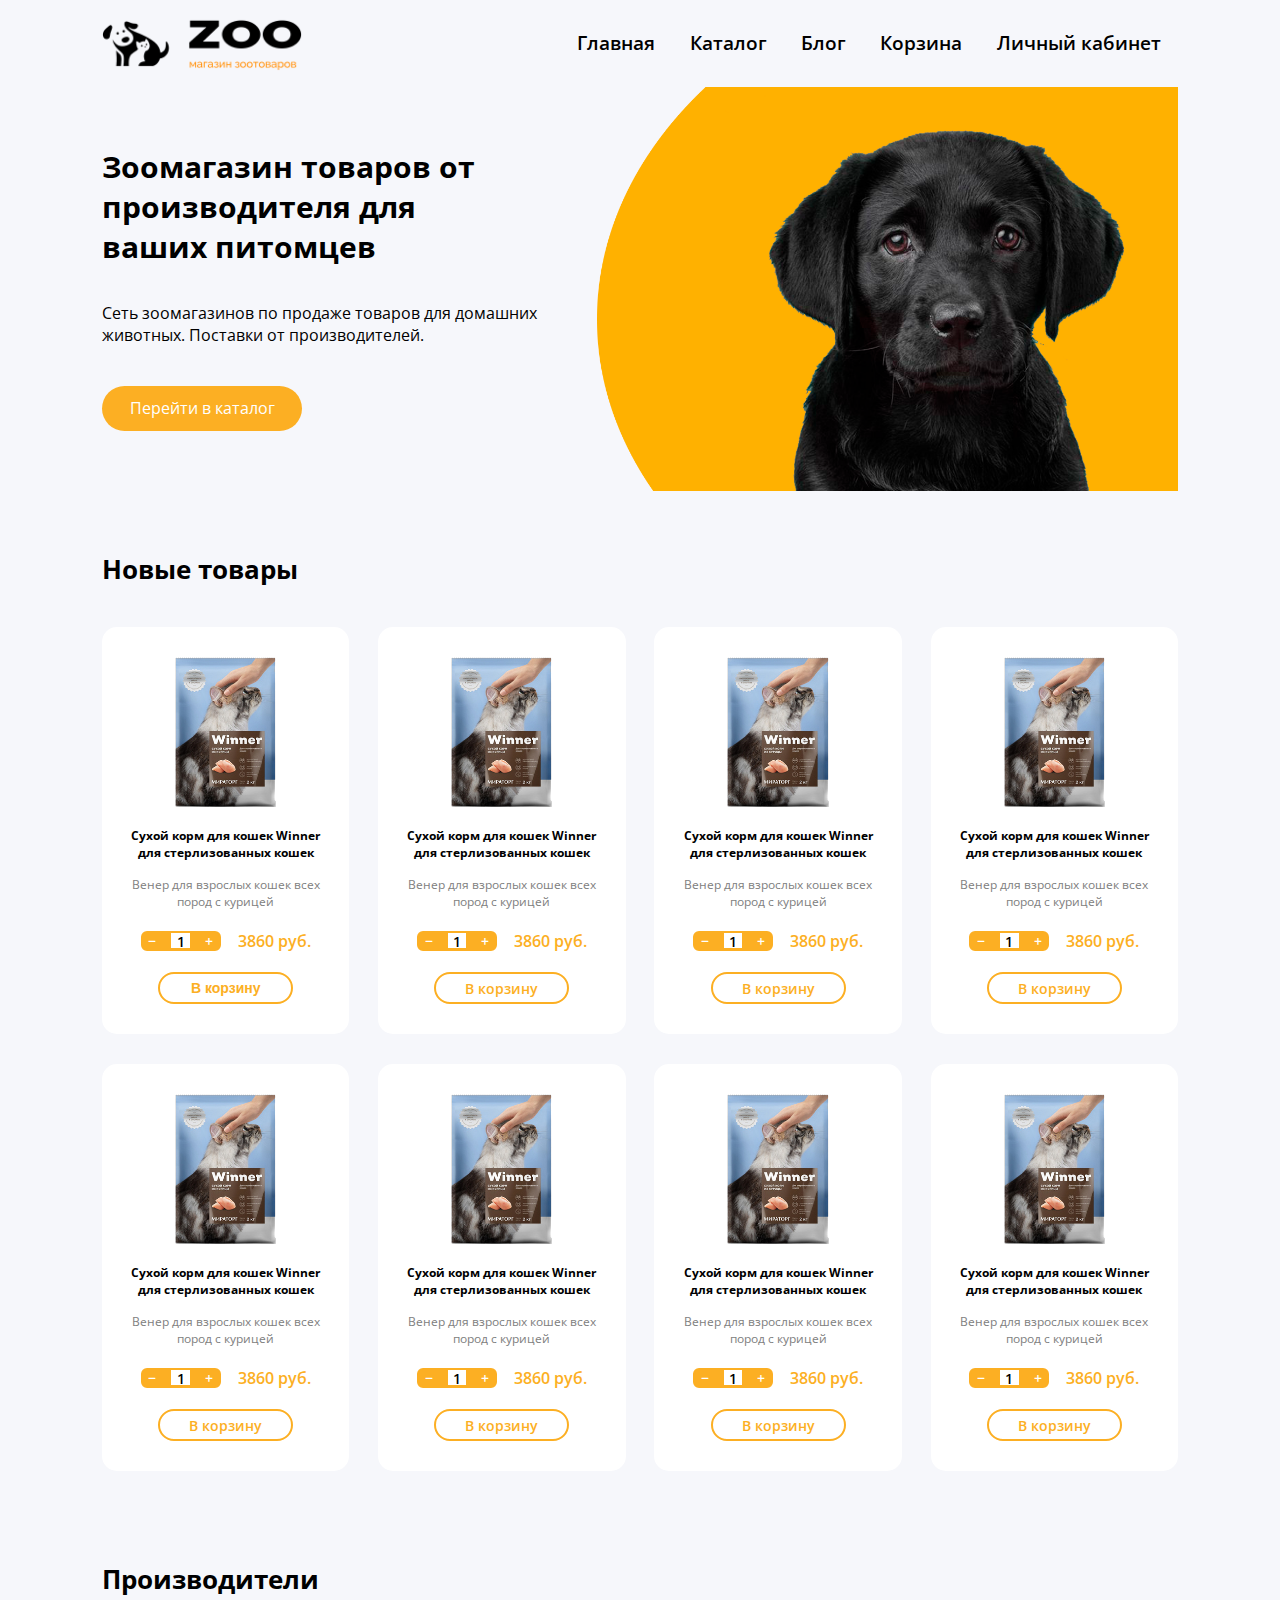
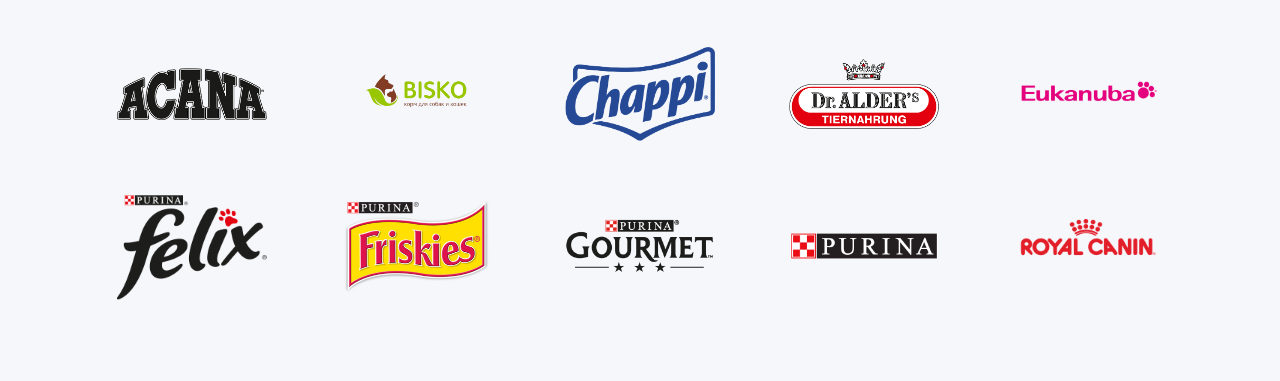
<file: index.html>
<!DOCTYPE html>
<html lang="en">

<head>
    <meta charset="UTF-8">
    <meta name="viewport" content="width=device-width, initial-scale=1.0">
    <link rel="stylesheet" href="css/bootstrap-grid.min.css">
    <link rel="stylesheet" href="css/fonts.css">
    <link rel="stylesheet" href="css/style.css">
    <title>Зоомагазин - Zoo</title>
</head>

<body>
    <header class="header">
        <div class="container">
            <div class="row">
                <a href="index.html" class="col-3">
                    <img src="img/logo.png" alt="logo" class="logo">
                </a>
                <nav class="offset-2 col-7">
                    <ul class="header__menu">
                        <li class="header__menu-item"><a href="index.html">Главная</a></li>
                        <li class="header__menu-item"><a href="catalog.html">Каталог</a></li>
                        <li class="header__menu-item"><a href="blog.html">Блог</a></li>
                        <li class="header__menu-item"><a href="cart.html">Корзина</a></li>
                        <li class="header__menu-item"><a href="personal.html">Личный кабинет</a></li>
                    </ul>
                </nav>
            </div>
        </div>
    </header>

    <div class="container">
        <div class="main">
            <h1 class="main__title">Зоомагазин товаров от производителя для ваших питомцев</h1>
            <div class="main__descr">Сеть зоомагазинов по продаже товаров для домашних животных. Поставки от производителей.
            </div>
            <a href="catalog.html" class="main__catalog">Перейти в каталог</a>
        </div>
    </div>

    <div class="newProduct">
        <div class="container">
            <h2 class="title">Новые товары</h2>
            <div class="produtcWrap wrapper">
                <a href="product.html" class="produtcWrap__item">
                    <img src="img/product/1.png" alt="product" class="produtcWrap__item-img">
                    <div class="produtcWrap__item-title">Сухой корм для кошек Winner для стерлизованных кошек</div>
                    <div class="produtcWrap__item-descr">Венер для взрослых кошек всех пород с курицей</div>
                    <div class="wrapper">
                        <div class="produtcWrap__item-count">
                            <div class="btn">&#8722;</div>
                            <div class="value">1</div>
                            <div class="btn">&plus;</div>
                        </div>
                        <div class="produtcWrap__item-price">
                            3860 руб.
                        </div>
                    </div>
                    <button class="produtcWrap__item-catalog">В корзину</button>
                </a>
                <div class="produtcWrap__item">
                    <img src="img/product/1.png" alt="product" class="produtcWrap__item-img">
                    <div class="produtcWrap__item-title">Сухой корм для кошек Winner для стерлизованных кошек</div>
                    <div class="produtcWrap__item-descr">Венер для взрослых кошек всех пород с курицей</div>
                    <div class="wrapper">
                        <div class="produtcWrap__item-count">
                            <div class="btn">&#8722;</div>
                            <div class="value">1</div>
                            <div class="btn">&plus;</div>
                        </div>
                        <div class="produtcWrap__item-price">
                            3860 руб.
                        </div>
                    </div>
                    <a href="product.html" class="produtcWrap__item-catalog">В корзину</a>
                </div>
                <div class="produtcWrap__item">
                    <img src="img/product/1.png" alt="product" class="produtcWrap__item-img">
                    <div class="produtcWrap__item-title">Сухой корм для кошек Winner для стерлизованных кошек</div>
                    <div class="produtcWrap__item-descr">Венер для взрослых кошек всех пород с курицей</div>
                    <div class="wrapper">
                        <div class="produtcWrap__item-count">
                            <div class="btn">&#8722;</div>
                            <div class="value">1</div>
                            <div class="btn">&plus;</div>
                        </div>
                        <div class="produtcWrap__item-price">
                            3860 руб.
                        </div>
                    </div>
                    <a href="product.html" class="produtcWrap__item-catalog">В корзину</a>
                </div>
                <div class="produtcWrap__item">
                    <img src="img/product/1.png" alt="product" class="produtcWrap__item-img">
                    <div class="produtcWrap__item-title">Сухой корм для кошек Winner для стерлизованных кошек</div>
                    <div class="produtcWrap__item-descr">Венер для взрослых кошек всех пород с курицей</div>
                    <div class="wrapper">
                        <div class="produtcWrap__item-count">
                            <div class="btn">&#8722;</div>
                            <div class="value">1</div>
                            <div class="btn">&plus;</div>
                        </div>
                        <div class="produtcWrap__item-price">
                            3860 руб.
                        </div>
                    </div>
                    <a href="" class="produtcWrap__item-catalog">В корзину</a>
                </div>
                <div class="produtcWrap__item">
                    <img src="img/product/1.png" alt="product" class="produtcWrap__item-img">
                    <div class="produtcWrap__item-title">Сухой корм для кошек Winner для стерлизованных кошек</div>
                    <div class="produtcWrap__item-descr">Венер для взрослых кошек всех пород с курицей</div>
                    <div class="wrapper">
                        <div class="produtcWrap__item-count">
                            <div class="btn">&#8722;</div>
                            <div class="value">1</div>
                            <div class="btn">&plus;</div>
                        </div>
                        <div class="produtcWrap__item-price">
                            3860 руб.
                        </div>
                    </div>
                    <a href="" class="produtcWrap__item-catalog">В корзину</a>
                </div>
                <div class="produtcWrap__item">
                    <img src="img/product/1.png" alt="product" class="produtcWrap__item-img">
                    <div class="produtcWrap__item-title">Сухой корм для кошек Winner для стерлизованных кошек</div>
                    <div class="produtcWrap__item-descr">Венер для взрослых кошек всех пород с курицей</div>
                    <div class="wrapper">
                        <div class="produtcWrap__item-count">
                            <div class="btn">&#8722;</div>
                            <div class="value">1</div>
                            <div class="btn">&plus;</div>
                        </div>
                        <div class="produtcWrap__item-price">
                            3860 руб.
                        </div>
                    </div>
                    <a href="" class="produtcWrap__item-catalog">В корзину</a>
                </div>
                <div class="produtcWrap__item">
                    <img src="img/product/1.png" alt="product" class="produtcWrap__item-img">
                    <div class="produtcWrap__item-title">Сухой корм для кошек Winner для стерлизованных кошек</div>
                    <div class="produtcWrap__item-descr">Венер для взрослых кошек всех пород с курицей</div>
                    <div class="wrapper">
                        <div class="produtcWrap__item-count">
                            <div class="btn">&#8722;</div>
                            <div class="value">1</div>
                            <div class="btn">&plus;</div>
                        </div>
                        <div class="produtcWrap__item-price">
                            3860 руб.
                        </div>
                    </div>
                    <a href="" class="produtcWrap__item-catalog">В корзину</a>
                </div>
                <div class="produtcWrap__item">
                    <img src="img/product/1.png" alt="product" class="produtcWrap__item-img">
                    <div class="produtcWrap__item-title">Сухой корм для кошек Winner для стерлизованных кошек</div>
                    <div class="produtcWrap__item-descr">Венер для взрослых кошек всех пород с курицей</div>
                    <div class="wrapper">
                        <div class="produtcWrap__item-count">
                            <div class="btn">&#8722;</div>
                            <div class="value">1</div>
                            <div class="btn">&plus;</div>
                        </div>
                        <div class="produtcWrap__item-price">
                            3860 руб.
                        </div>
                    </div>
                    <a href="" class="produtcWrap__item-catalog">В корзину</a>
                </div>
            </div>
        </div>
    </div>

    <div class="producer">
        <div class="container">
            <h2 class="title">Производители</h2>
            <div class="wrapper">
                <img src="img/producer/acana.png" alt="acana">
                <img src="img/producer/bisko.png" alt="bisko">
                <img src="img/producer/chappi.png" alt="chappi">
                <img src="img/producer/dr_alders.png" alt="dr_alders">
                <img src="img/producer/eukanuba.png" alt="eukanuba">
                <img src="img/producer/felix.png" alt="felix">
                <img src="img/producer/friskies.png" alt="friskies">
                <img src="img/producer/gourmet.png" alt="gourmet">
                <img src="img/producer/purina.png" alt="purina">
                <img src="img/producer/royal_canin.png" alt="royal_canin">
            </div>
        </div>
    </div>

    <script src="js/script.js"></script>
</body>

</html>
</file>
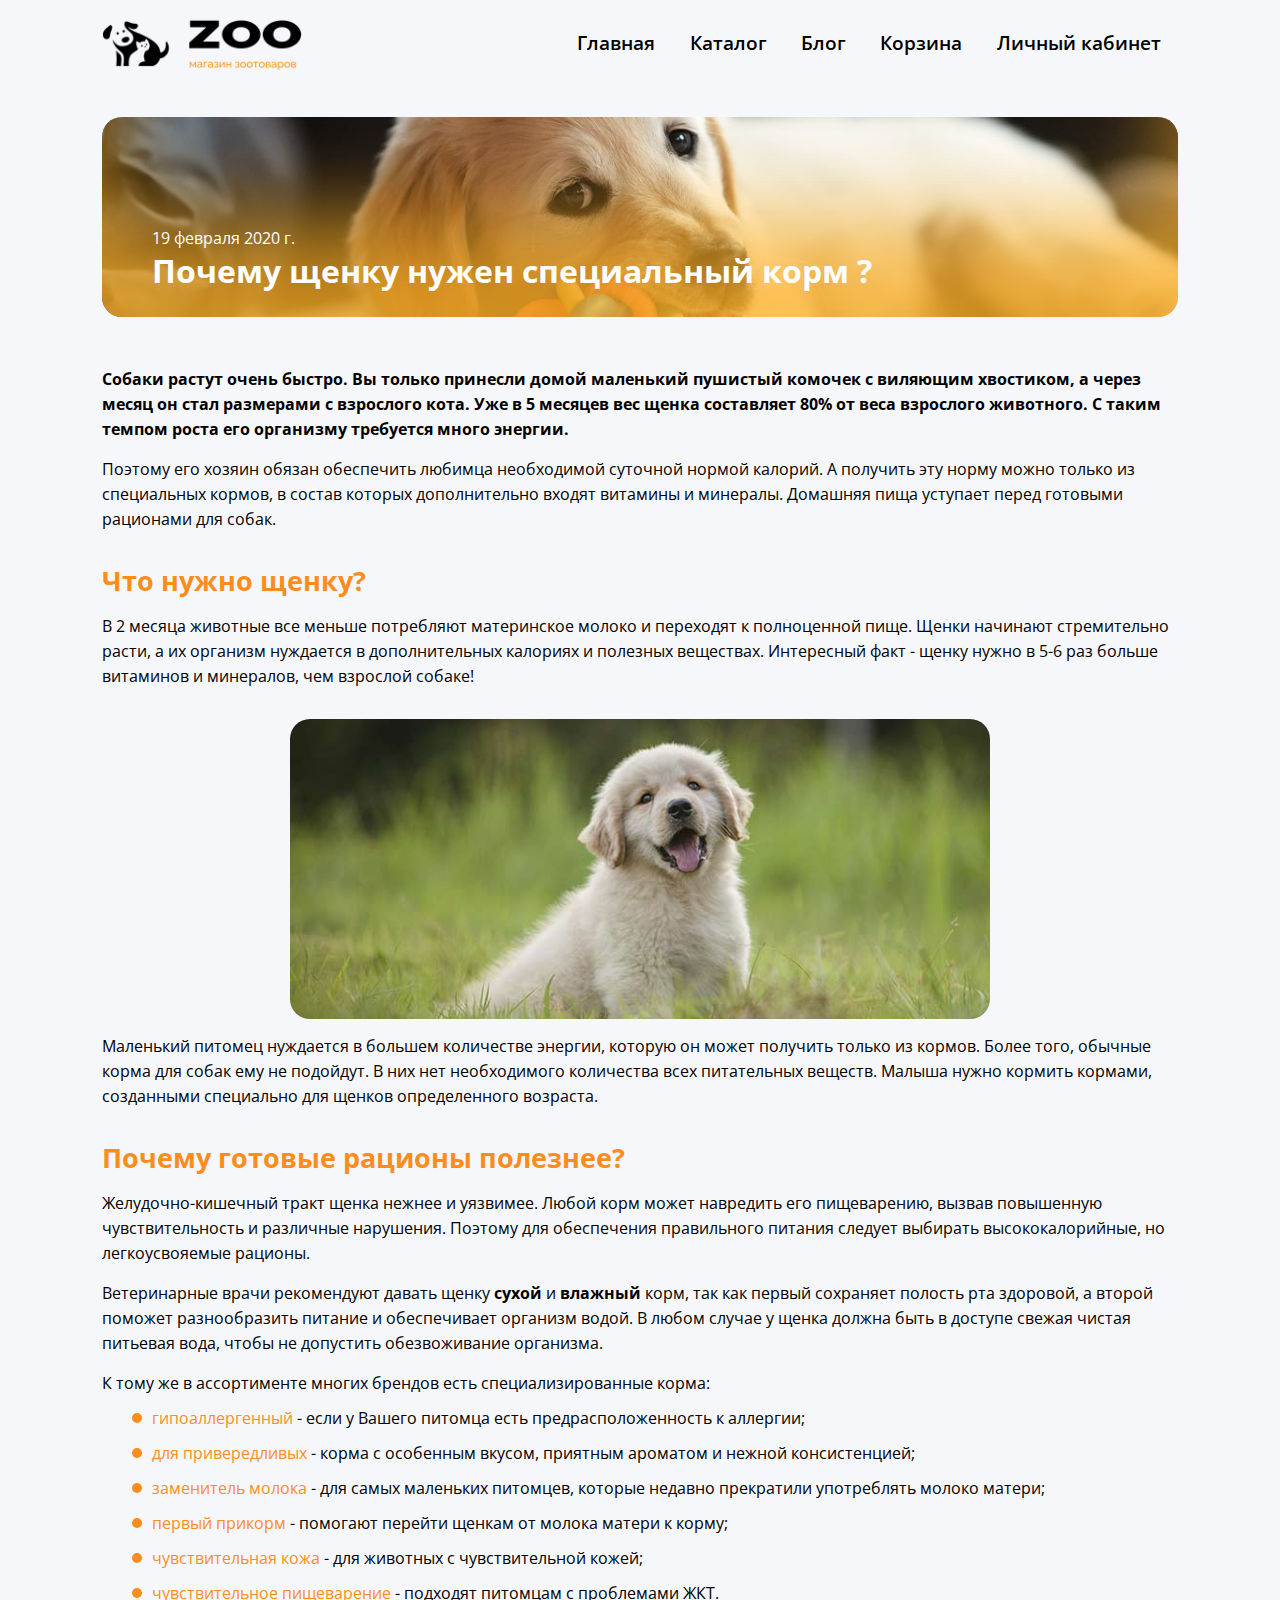
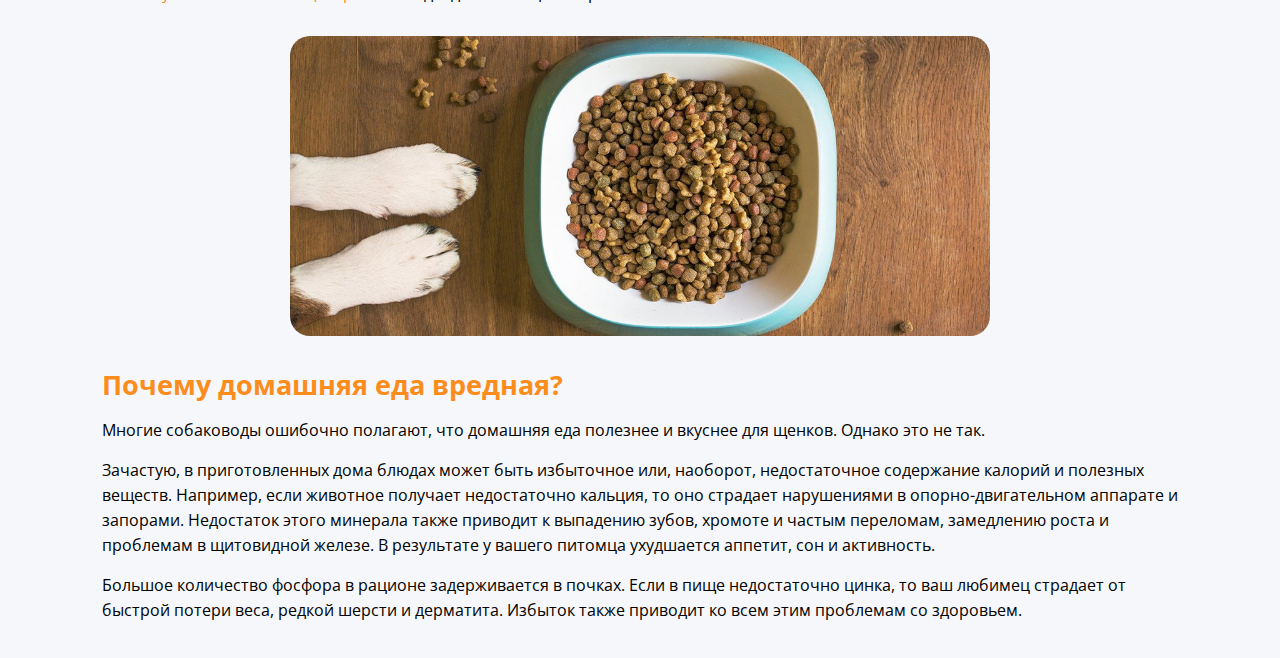
<file: article.html>
<!DOCTYPE html>
<html lang="en">

<head>
    <meta charset="UTF-8">
    <meta name="viewport" content="width=device-width, initial-scale=1.0">
    <link rel="stylesheet" href="css/bootstrap-grid.min.css">
    <link rel="stylesheet" href="css/fonts.css">
    <link rel="stylesheet" href="css/style.css">
    <title>Зоомагазин - Zoo</title>
</head>

<body>
    <header class="header">
        <div class="container">
            <div class="row">
                <a href="index.html" class="col-3">
                    <img src="img/logo.png" alt="logo" class="logo">
                </a>
                <nav class="offset-2 col-7">
                    <ul class="header__menu">
                        <li class="header__menu-item"><a href="index.html">Главная</a></li>
                        <li class="header__menu-item"><a href="catalog.html">Каталог</a></li>
                        <li class="header__menu-item"><a href="blog.html">Блог</a></li>
                        <li class="header__menu-item"><a href="cart.html">Корзина</a></li>
                        <li class="header__menu-item"><a href="personal.html">Личный кабинет</a></li>
                    </ul>
                </nav>
            </div>
        </div>
    </header>


    <div class="container">
        <div class="preview" style="background: url(img/blog/1.jpg) center center / cover no-repeat;">
            <div class="preview__date">19 февраля 2020 г.</div>
            <h1 class="preview__title">Почему щенку нужен специальный корм ?</h1>
        </div>
    </div>

    <div class="article">
        <div class="container">
            <p class="article__text article__strong">Собаки растут очень быстро. Вы только принесли домой маленький
                пушистый комочек с виляющим хвостиком, а через месяц он стал размерами с взрослого кота. Уже в 5 месяцев
                вес щенка составляет 80% от веса взрослого животного. С таким темпом роста его организму требуется много
                энергии.</p>
            <p class="article__text">Поэтому его хозяин обязан обеспечить любимца необходимой суточной нормой калорий. А
                получить эту норму можно только из специальных кормов, в состав которых дополнительно входят витамины и
                минералы. Домашняя пища уступает перед готовыми рационами для собак.</p>
            <h2 class="article__title">
                Что нужно щенку?
            </h2>
            <p class="article__text">
                В 2 месяца животные все меньше потребляют материнское молоко и переходят к полноценной пище. Щенки
                начинают стремительно расти, а их организм нуждается в дополнительных калориях и полезных веществах.
                Интересный факт - щенку нужно в 5-6 раз больше витаминов и минералов, чем взрослой собаке!
            </p>
            <div class="article__img">
                <img src="img/article/article1_photo1.jpg" alt="photo">
            </div>
            <p class="article__text">
                Маленький питомец нуждается в большем количестве энергии, которую он может получить только из кормов.
                Более того, обычные корма для собак ему не подойдут. В них нет необходимого количества всех питательных
                веществ. Малыша нужно кормить кормами, созданными специально для щенков определенного возраста.
            </p>

            <h2 class="article__title">
                Почему готовые рационы полезнее?
            </h2>
            <p class="article__text">
                Желудочно-кишечный тракт щенка нежнее и уязвимее. Любой корм может навредить его пищеварению, вызвав
                повышенную чувствительность и различные нарушения. Поэтому для обеспечения правильного питания следует
                выбирать высококалорийные, но легкоусвояемые рационы.
            </p>
            <p class="article__text">
                Ветеринарные врачи рекомендуют давать щенку <span class="article__strong">сухой</span> и <span
                    class="article__strong">влажный</span> корм, так как первый сохраняет полость рта здоровой, а второй
                поможет разнообразить питание и обеспечивает организм водой. В любом случае у щенка должна быть в
                доступе свежая чистая питьевая вода, чтобы не допустить обезвоживание организма.
            </p>

            <ul class="article__list article__text">К тому же в ассортименте многих брендов есть специализированные корма:
                <li class="article__list-item"><span>гипоаллергенный</span> - если у Вашего питомца есть предрасположенность к
                    аллергии;</li>
                <li class="article__list-item">
                    <span>для привередливых</span> - корма с особенным вкусом, приятным ароматом и нежной консистенцией;</li>
                <li class="article__list-item">
                    <span>заменитель молока</span> - для самых маленьких питомцев, которые недавно прекратили употреблять молоко
                    матери;
                </li>
                <li class="article__list-item">
                    <span>первый прикорм</span> - помогают перейти щенкам от молока матери к корму;
                </li>
                <li class="article__list-item">
                    <span>чувствительная кожа</span> - для животных с чувствительной кожей;
                </li>
                <li class="article__list-item"><span>чувствительное пищеварение</span> - подходят питомцам с проблемами ЖКТ.</li>
            </ul>

            <div class="article__img">
                <img src="img/article/article1_photo2.jpg" alt="photo">
            </div>

            <h2 class="article__title">
                Почему домашняя еда вредная?
            </h2>
            <p class="article__text">
                Многие собаководы ошибочно полагают, что домашняя еда полезнее и вкуснее для щенков. Однако это не так.
            </p>
            <p class="article__text">
                Зачастую, в приготовленных дома блюдах может быть избыточное или, наоборот, недостаточное содержание калорий и полезных веществ. Например, если животное получает недостаточно кальция, то оно страдает нарушениями в опорно-двигательном аппарате и запорами. Недостаток этого минерала также приводит к выпадению зубов, хромоте и частым переломам, замедлению роста и проблемам в щитовидной железе. В результате у вашего питомца ухудшается аппетит, сон и активность.
            </p>
            <p class="article__text">
                Большое количество фосфора в рационе задерживается в почках. Если в пище недостаточно цинка, то ваш любимец страдает от быстрой потери веса, редкой шерсти и дерматита. Избыток также приводит ко всем этим проблемам со здоровьем.
            </p>

        </div>
    </div>

    <script src="js/script.js"></script>
</body>

</html>
</file>
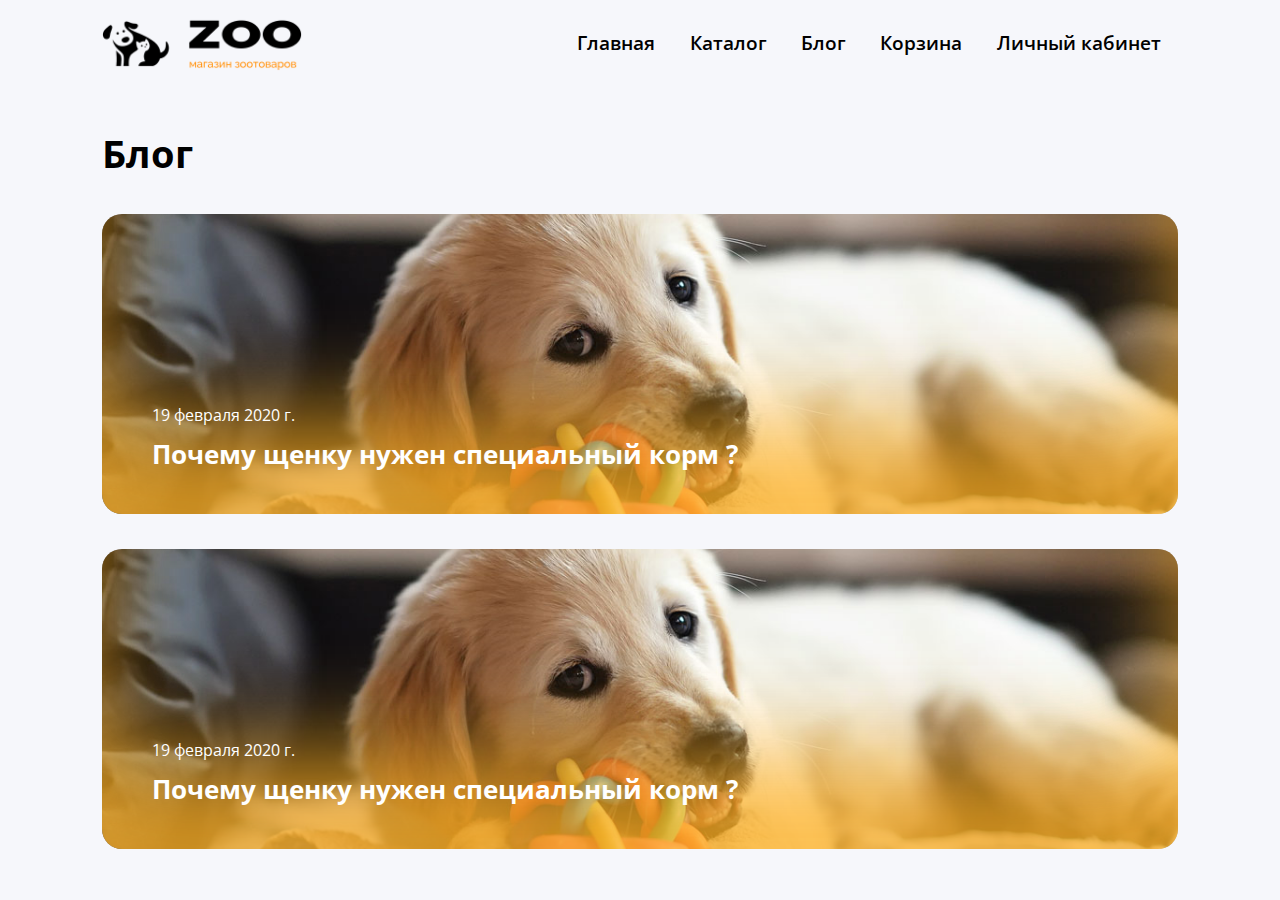
<file: blog.html>
<!DOCTYPE html>
<html lang="en">

<head>
    <meta charset="UTF-8">
    <meta name="viewport" content="width=device-width, initial-scale=1.0">
    <link rel="stylesheet" href="css/bootstrap-grid.min.css">
    <link rel="stylesheet" href="css/fonts.css">
    <link rel="stylesheet" href="css/style.css">
    <title>Зоомагазин - Zoo</title>
</head>

<body>
    <header class="header">
        <div class="container">
            <div class="row">
                <a href="index.html" class="col-3">
                    <img src="img/logo.png" alt="logo" class="logo">
                </a>
                <nav class="offset-2 col-7">
                    <ul class="header__menu">
                        <li class="header__menu-item"><a href="index.html">Главная</a></li>
                        <li class="header__menu-item"><a href="catalog.html">Каталог</a></li>
                        <li class="header__menu-item"><a href="blog.html">Блог</a></li>
                        <li class="header__menu-item"><a href="cart.html">Корзина</a></li>
                        <li class="header__menu-item"><a href="personal.html">Личный кабинет</a></li>
                    </ul>
                </nav>
            </div>
        </div>
    </header>


    <div class="blog">
        <div class="container">
            <h1 class="title titlePage">
                Блог
            </h1>
            <a href="article.html" class="blog__item" style="background: url(img/blog/1.jpg) center center / cover no-repeat;">
                <div class="blog__item-data">
                    19 февраля 2020 г.
                </div>
                <h2 class="blog__item-title">
                    Почему щенку нужен специальный корм ?
                </h2>
            </a>

            <a href="article.html" class="blog__item" style="background: url(img/blog/1.jpg) center center / cover no-repeat;">
                <div class="blog__item-data">
                    19 февраля 2020 г.
                </div>
                <h2 class="blog__item-title">
                    Почему щенку нужен специальный корм ?
                </h2>
            </a>
        </div>
    </div>

    <script src="js/script.js"></script>
</body>
</html>
</file>
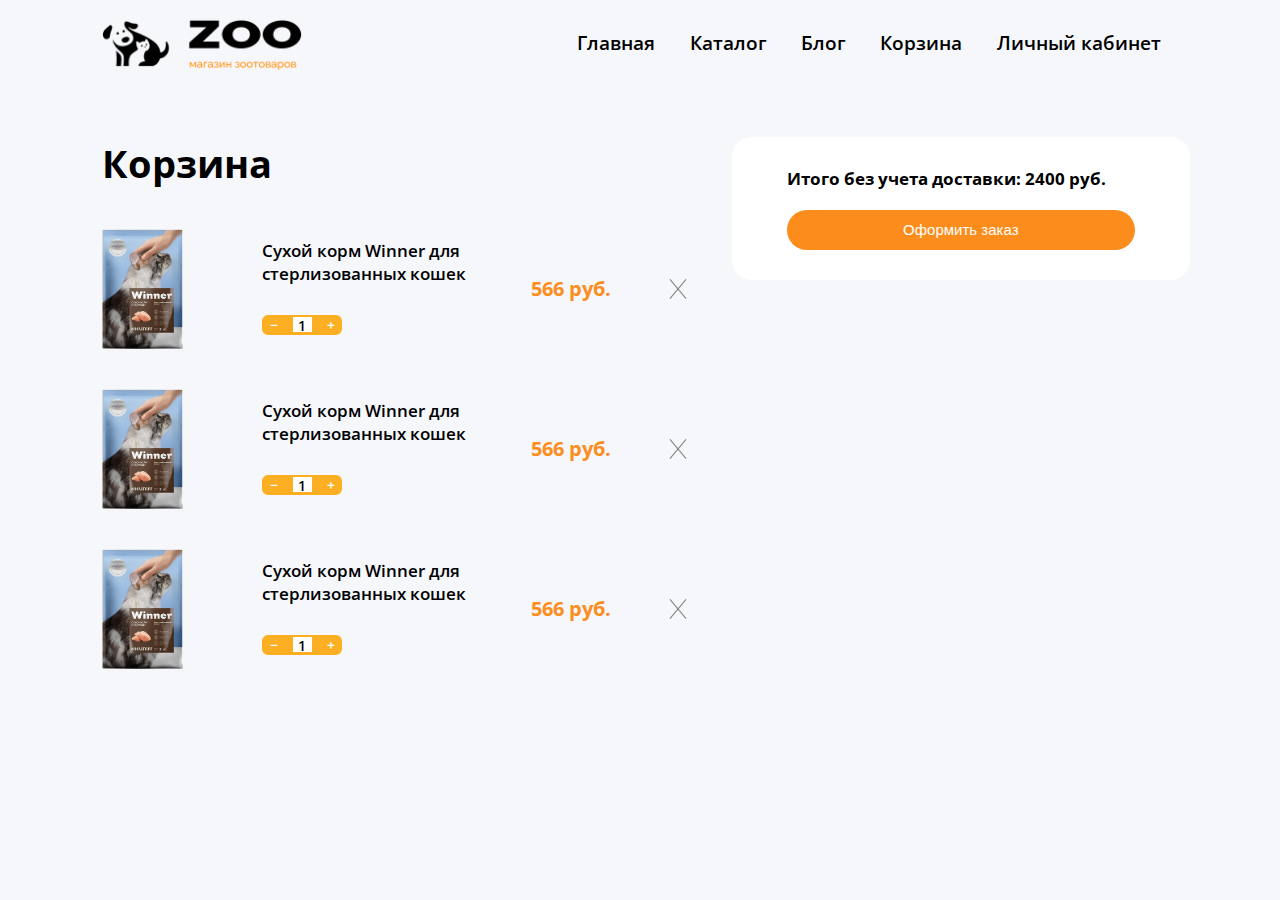
<file: cart.html>
<!DOCTYPE html>
<html lang="en">

<head>
    <meta charset="UTF-8">
    <meta name="viewport" content="width=device-width, initial-scale=1.0">
    <link rel="stylesheet" href="css/bootstrap-grid.min.css">
    <link rel="stylesheet" href="css/fonts.css">
    <link rel="stylesheet" href="css/style.css">
    <title>Зоомагазин - Zoo</title>
</head>

<body>
    <header class="header">
        <div class="container">
            <div class="row">
                <a href="index.html" class="col-3">
                    <img src="img/logo.png" alt="logo" class="logo">
                </a>
                <nav class="offset-2 col-7">
                    <ul class="header__menu">
                        <li class="header__menu-item"><a href="index.html">Главная</a></li>
                        <li class="header__menu-item"><a href="catalog.html">Каталог</a></li>
                        <li class="header__menu-item"><a href="blog.html">Блог</a></li>
                        <li class="header__menu-item"><a href="cart.html">Корзина</a></li>
                        <li class="header__menu-item"><a href="personal.html">Личный кабинет</a></li>
                    </ul>
                </nav>
            </div>
        </div>
    </header>

    <div class="cart">
        <div class="container">
            <div class="row">
                <div class="col-7 cart__wrap">
                    <h1 class="titlePage">Корзина</h1>

                    <div class="cart__item">
                        <div class="row">
                            <div class="col-3 cart__item-img">
                                <img src="img/product/1.png" alt="">
                            </div>
                            <div class="col-5">
                                <div class="cart__item-title">
                                    Сухой корм Winner для стерлизованных кошек
                                </div>
                                <div class="produtcWrap__item-count">
                                    <div class="btn">&#8722;</div>
                                    <div class="value">1</div>
                                    <div class="btn">&plus;</div>
                                </div>
                                <div class="cart__item-count">

                                </div>
                            </div>
                            <div class="col-2 cart__item-price">566 руб.</div>
                            <div class="col-2 cart__item-delete"></div>
                        </div>
                    </div>

                    <div class="cart__item">
                        <div class="row">
                            <div class="col-3 cart__item-img">
                                <img src="img/product/1.png" alt="">
                            </div>
                            <div class="col-5">
                                <div class="cart__item-title">
                                    Сухой корм Winner для стерлизованных кошек
                                </div>
                                <div class="produtcWrap__item-count">
                                    <div class="btn">&#8722;</div>
                                    <div class="value">1</div>
                                    <div class="btn">&plus;</div>
                                </div>
                                <div class="cart__item-count">

                                </div>
                            </div>
                            <div class="col-2 cart__item-price">566 руб.</div>
                            <div class="col-2 cart__item-delete"></div>
                        </div>
                    </div>

                    <div class="cart__item">
                        <div class="row">
                            <div class="col-3 cart__item-img">
                                <img src="img/product/1.png" alt="">
                            </div>
                            <div class="col-5">
                                <div class="cart__item-title">
                                    Сухой корм Winner для стерлизованных кошек
                                </div>
                                <div class="produtcWrap__item-count">
                                    <div class="btn">&#8722;</div>
                                    <div class="value">1</div>
                                    <div class="btn">&plus;</div>
                                </div>
                                <div class="cart__item-count">

                                </div>
                            </div>
                            <div class="col-2 cart__item-price">566 руб.</div>
                            <div class="col-2 cart__item-delete"></div>
                        </div>
                    </div>
                </div>

                <div class="col-5 delivery">
                    <div class="delivery__price">
                        Итого без учета доставки: 2400 руб.
                    </div>

                    <button class="delivery__btn">Оформить заказ</button>
                </div>
            </div>
        </div>
    </div>

    <div class="order__form hide">
        <div class="order__form-close">
            <div>
                X
            </div>
        </div>
        <h1 class="titlePage">Оформление заказа</h1>
        <form action="" class="delivery__form">
            <h2 class="delivery__title">
                Выберите способ доставки:
            </h2>
            <div class="delivery__wrap">
                <div class="radio__btn">
                    <input type="radio" id="courier" name="delivery" checked>
                    <span class="custom-radio"></span>
                    <label for="courier">Доставка</label>
                </div>

                <div class="radio__btn">
                    <input type="radio" id="pickup" name="delivery">
                    <span class="custom-radio"></span>
                    <label for="pickup">Самовывоз</label>
                </div>
            </div>

            <h2 class="delivery__title">
                Выберите способ оплаты:
            </h2>
            <div class="delivery__wrap">
                <div class="radio__btn">
                    <input type="radio" id="cash" name="pay" checked>
                    <span class="custom-radio"></span>
                    <label for="cash">Наличными</label>
                </div>

                <div class="radio__btn">
                    <input type="radio" id="card" name="pay">
                    <span class="custom-radio"></span>
                    <label for="card">Картой</label>
                </div>
            </div>
            <input type="text" placeholder="Ваше имя">
            <input type="text" placeholder="Номер телефона">
            <input type="text" placeholder="Адрес доставки">

            <button class="delivery__btn">Оформить заказ</button>
        </form>
    </div>

    <div class="substrate hide"></div>

    <script src="js/script.js"></script>
</body>

</html>
</file>
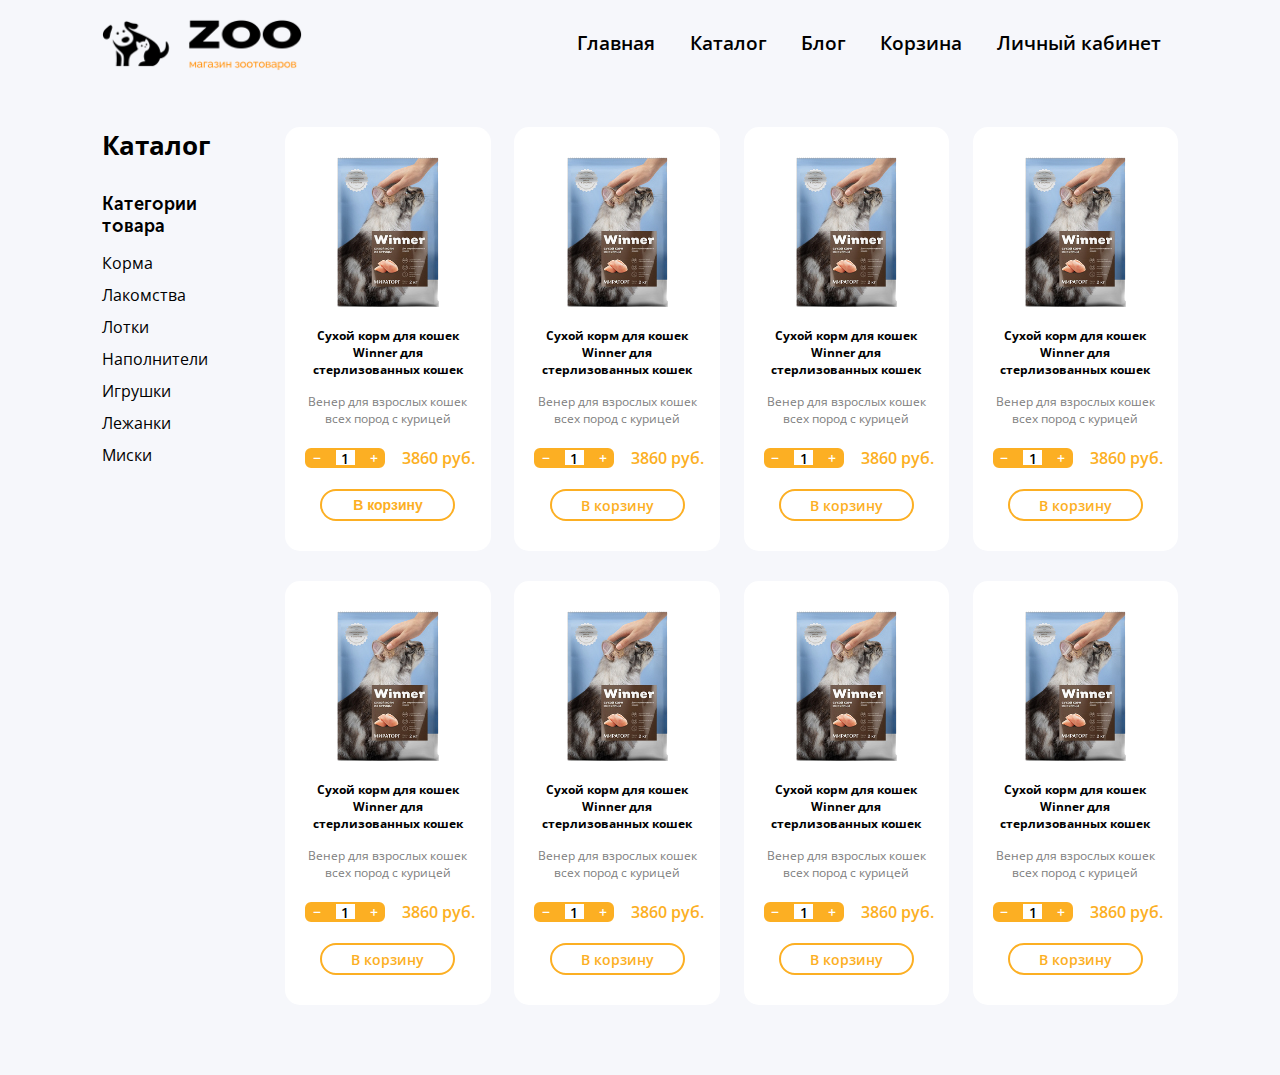
<file: catalog.html>
<!DOCTYPE html>
<html lang="en">
<head>
    <meta charset="UTF-8">
    <meta name="viewport" content="width=device-width, initial-scale=1.0">
    <link rel="stylesheet" href="css/bootstrap-grid.min.css">
    <link rel="stylesheet" href="css/fonts.css">
    <link rel="stylesheet" href="css/style.css">
    <title>Каталог товаров</title>
</head>
<body>
    <header class="header">
        <div class="container">
            <div class="row">
                <a href="index.html" class="col-3">
                    <img src="img/logo.png" alt="logo" class="logo">
                </a>
                <nav class="offset-2 col-7">
                    <ul class="header__menu">
                        <li class="header__menu-item"><a href="index.html">Главная</a></li>
                        <li class="header__menu-item"><a href="catalog.html">Каталог</a></li>
                        <li class="header__menu-item"><a href="blog.html">Блог</a></li>
                        <li class="header__menu-item"><a href="cart.html">Корзина</a></li>
                        <li class="header__menu-item"><a href="personal.html">Личный кабинет</a></li>
                    </ul>
                </nav>
            </div>
        </div>
    </header>

    <div class="catalog">
        <div class="container">
            <div class="row">
                <div class="col-2">
                    <h1 class="title">Каталог</р>
                    <h2 class="catalog__title">
                        Категории товара
                    </h2>
                    <ul class="catalog__menu">
                        <a href="#"><li class="catalog__menu-item">Корма</li></a>
                        <a href="#"><li class="catalog__menu-item">Лакомства</li></a>
                        <a href="#"><li class="catalog__menu-item">Лотки</li></a>
                        <a href="#"><li class="catalog__menu-item">Наполнители</li></a>
                        <a href="#"><li class="catalog__menu-item">Игрушки</li></a>
                        <a href="#"><li class="catalog__menu-item">Лежанки</li></a>
                        <a href="#"><li class="catalog__menu-item">Миски</li></a>
                    </ul>
                </div> 
                <div class="col-10">
                    <div class="produtcWrap wrapper">
                        <a href="product.html" class="produtcWrap__item">
                            <img src="img/product/1.png" alt="product" class="produtcWrap__item-img">
                            <div class="produtcWrap__item-title">Сухой корм для кошек Winner для стерлизованных кошек</div>
                            <div class="produtcWrap__item-descr">Венер для взрослых кошек всех пород с курицей</div>
                            <div class="wrapper">
                                <div class="produtcWrap__item-count">
                                    <div class="btn">&#8722;</div>
                                    <div class="value">1</div>
                                    <div class="btn">&plus;</div>
                                </div>
                                <div class="produtcWrap__item-price">
                                    3860 руб.
                                </div>
                            </div>
                            <button class="produtcWrap__item-catalog">В корзину</button>
                        </a>
                        <div class="produtcWrap__item">
                            <img src="img/product/1.png" alt="product" class="produtcWrap__item-img">
                            <div class="produtcWrap__item-title">Сухой корм для кошек Winner для стерлизованных кошек</div>
                            <div class="produtcWrap__item-descr">Венер для взрослых кошек всех пород с курицей</div>
                            <div class="wrapper">
                                <div class="produtcWrap__item-count">
                                    <div class="btn">&#8722;</div>
                                    <div class="value">1</div>
                                    <div class="btn">&plus;</div>
                                </div>
                                <div class="produtcWrap__item-price">
                                    3860 руб.
                                </div>
                            </div>
                            <a href="product.html" class="produtcWrap__item-catalog">В корзину</a>
                        </div>
                        <div class="produtcWrap__item">
                            <img src="img/product/1.png" alt="product" class="produtcWrap__item-img">
                            <div class="produtcWrap__item-title">Сухой корм для кошек Winner для стерлизованных кошек</div>
                            <div class="produtcWrap__item-descr">Венер для взрослых кошек всех пород с курицей</div>
                            <div class="wrapper">
                                <div class="produtcWrap__item-count">
                                    <div class="btn">&#8722;</div>
                                    <div class="value">1</div>
                                    <div class="btn">&plus;</div>
                                </div>
                                <div class="produtcWrap__item-price">
                                    3860 руб.
                                </div>
                            </div>
                            <a href="product.html" class="produtcWrap__item-catalog">В корзину</a>
                        </div>
                        <div class="produtcWrap__item">
                            <img src="img/product/1.png" alt="product" class="produtcWrap__item-img">
                            <div class="produtcWrap__item-title">Сухой корм для кошек Winner для стерлизованных кошек</div>
                            <div class="produtcWrap__item-descr">Венер для взрослых кошек всех пород с курицей</div>
                            <div class="wrapper">
                                <div class="produtcWrap__item-count">
                                    <div class="btn">&#8722;</div>
                                    <div class="value">1</div>
                                    <div class="btn">&plus;</div>
                                </div>
                                <div class="produtcWrap__item-price">
                                    3860 руб.
                                </div>
                            </div>
                            <a href="" class="produtcWrap__item-catalog">В корзину</a>
                        </div>
                        <div class="produtcWrap__item">
                            <img src="img/product/1.png" alt="product" class="produtcWrap__item-img">
                            <div class="produtcWrap__item-title">Сухой корм для кошек Winner для стерлизованных кошек</div>
                            <div class="produtcWrap__item-descr">Венер для взрослых кошек всех пород с курицей</div>
                            <div class="wrapper">
                                <div class="produtcWrap__item-count">
                                    <div class="btn">&#8722;</div>
                                    <div class="value">1</div>
                                    <div class="btn">&plus;</div>
                                </div>
                                <div class="produtcWrap__item-price">
                                    3860 руб.
                                </div>
                            </div>
                            <a href="" class="produtcWrap__item-catalog">В корзину</a>
                        </div>
                        <div class="produtcWrap__item">
                            <img src="img/product/1.png" alt="product" class="produtcWrap__item-img">
                            <div class="produtcWrap__item-title">Сухой корм для кошек Winner для стерлизованных кошек</div>
                            <div class="produtcWrap__item-descr">Венер для взрослых кошек всех пород с курицей</div>
                            <div class="wrapper">
                                <div class="produtcWrap__item-count">
                                    <div class="btn">&#8722;</div>
                                    <div class="value">1</div>
                                    <div class="btn">&plus;</div>
                                </div>
                                <div class="produtcWrap__item-price">
                                    3860 руб.
                                </div>
                            </div>
                            <a href="" class="produtcWrap__item-catalog">В корзину</a>
                        </div>
                        <div class="produtcWrap__item">
                            <img src="img/product/1.png" alt="product" class="produtcWrap__item-img">
                            <div class="produtcWrap__item-title">Сухой корм для кошек Winner для стерлизованных кошек</div>
                            <div class="produtcWrap__item-descr">Венер для взрослых кошек всех пород с курицей</div>
                            <div class="wrapper">
                                <div class="produtcWrap__item-count">
                                    <div class="btn">&#8722;</div>
                                    <div class="value">1</div>
                                    <div class="btn">&plus;</div>
                                </div>
                                <div class="produtcWrap__item-price">
                                    3860 руб.
                                </div>
                            </div>
                            <a href="" class="produtcWrap__item-catalog">В корзину</a>
                        </div>
                        <div class="produtcWrap__item">
                            <img src="img/product/1.png" alt="product" class="produtcWrap__item-img">
                            <div class="produtcWrap__item-title">Сухой корм для кошек Winner для стерлизованных кошек</div>
                            <div class="produtcWrap__item-descr">Венер для взрослых кошек всех пород с курицей</div>
                            <div class="wrapper">
                                <div class="produtcWrap__item-count">
                                    <div class="btn">&#8722;</div>
                                    <div class="value">1</div>
                                    <div class="btn">&plus;</div>
                                </div>
                                <div class="produtcWrap__item-price">
                                    3860 руб.
                                </div>
                            </div>
                            <a href="" class="produtcWrap__item-catalog">В корзину</a>
                        </div>
                    </div>
                </div>
            </div>
        </div>
    </div>

    <script src="js/script.js"></script>
</body>
</html>
</file>
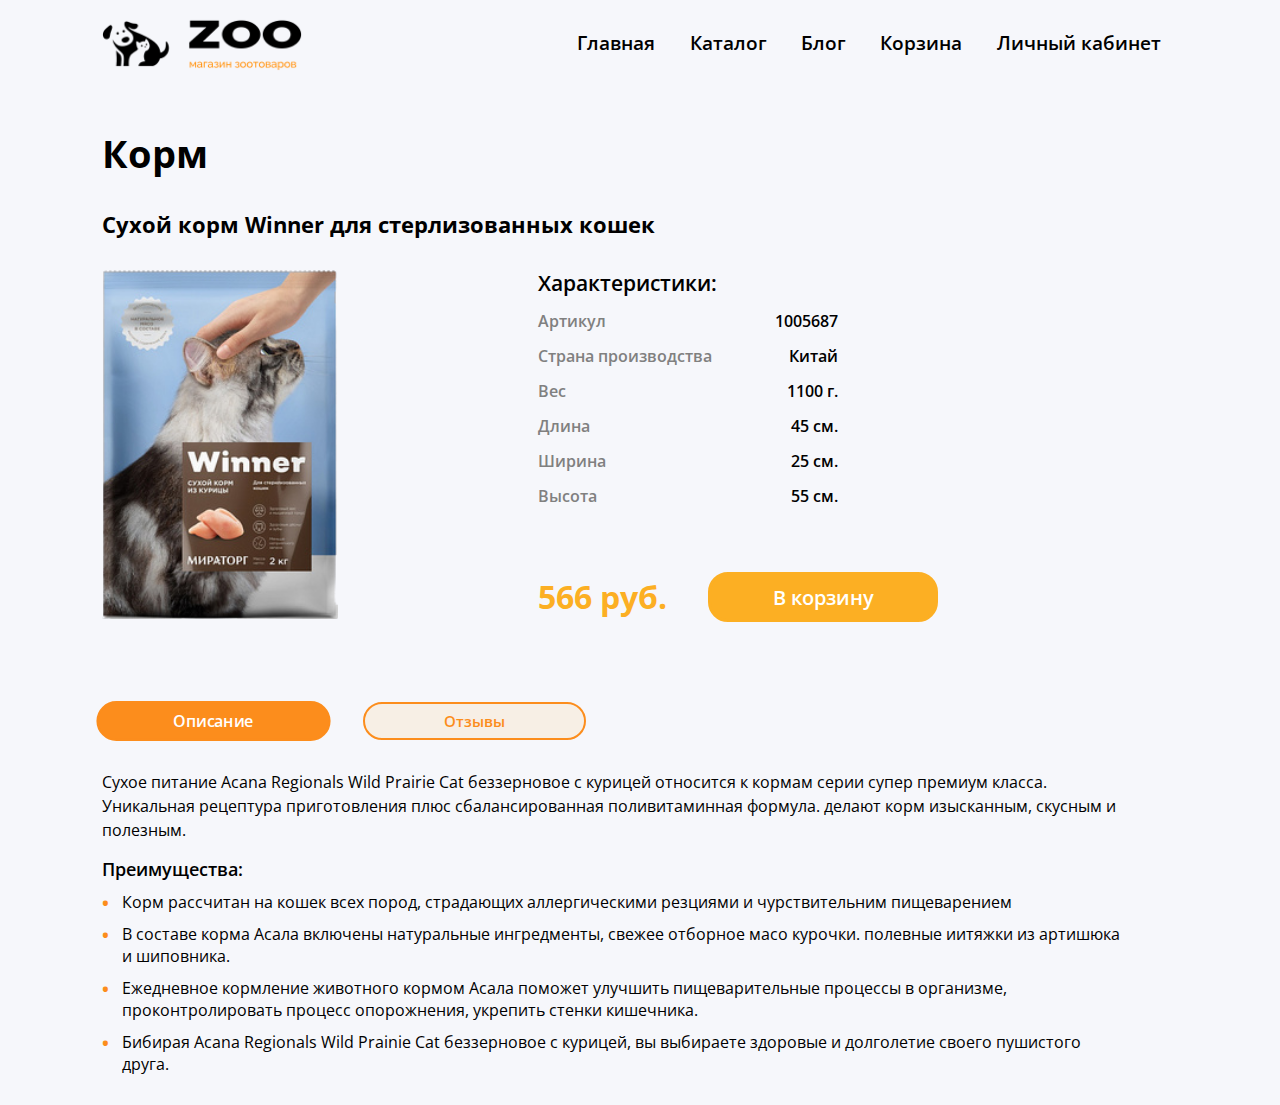
<file: product.html>
<!DOCTYPE html>
<html lang="en">

<head>
    <meta charset="UTF-8">
    <meta name="viewport" content="width=device-width, initial-scale=1.0">
    <link rel="stylesheet" href="css/bootstrap-grid.min.css">
    <link rel="stylesheet" href="css/fonts.css">
    <link rel="stylesheet" href="css/icons.css">
    <link rel="stylesheet" href="css/style.css">
    <title>Зоомагазин - Zoo</title>
</head>

<body>
    <header class="header">
        <div class="container">
            <div class="row">
                <a href="index.html" class="col-3">
                    <img src="img/logo.png" alt="logo" class="logo">
                </a>
                <nav class="offset-2 col-7">
                    <ul class="header__menu">
                        <li class="header__menu-item"><a href="index.html">Главная</a></li>
                        <li class="header__menu-item"><a href="catalog.html">Каталог</a></li>
                        <li class="header__menu-item"><a href="blog.html">Блог</a></li>
                        <li class="header__menu-item"><a href="cart.html">Корзина</a></li>
                        <li class="header__menu-item"><a href="personal.html">Личный кабинет</a></li>
                    </ul>
                </nav>
            </div>
        </div>
    </header>

    <div class="product">
        <div class="container">
            <h1 class="title titlePage">
                Корм
            </h1>
            <div class="row">
                <h2 class="product__title">
                    Сухой корм Winner для стерлизованных кошек 
                </h2>
                <div class="wrapper">
                    <div class="product__img">
                        <img src="img/product/1.png" alt="1">
                    </div>
                    <div class="product__character">
                        <h2 class="product__character-title">
                            Характеристики:
                        </h2>
                        <div class="wrapper">
                            <span class="product__character-name">Артикул</span>
                            <span>1005687</span>
                        </div>
                        <div class="wrapper">
                            <span class="product__character-name">Страна производства</span>
                            <span>Китай</span>
                        </div>
                        <div class="wrapper">
                            <span class="product__character-name">Вес</span>
                            <span>1100 г.</span>
                        </div>
                        <div class="wrapper">
                            <span class="product__character-name">Длина</span>
                            <span>45 см.</span>
                        </div>
                        <div class="wrapper">
                            <span class="product__character-name">Ширина</span>
                            <span>25 см.</span>
                        </div>
                        <div class="wrapper">
                            <span class="product__character-name">Высота</span>
                            <span>55 см.</span>
                        </div>
                        <div class="product__cart">
                            <div class="product__cart-price">
                                566 руб.
                            </div>
                            <a href="" class="product__cart-btn">В корзину</a>
                        </div>
                    </div>
                </div>
            </div>
        </div>
    </div>

    <div class="container">
        <div class="info">
            <div class="info__tabs">
                <div class="info__tab active">
                    Описание
                </div>
                <div class="info__tab">
                    Отзывы
                </div>
            </div>
            <div class="container info__content">
                <p class="info__content-descr">
                    Сухое питание Acana Regionals Wild Prairie Cat беззерновое с курицей относится к кормам серии супер премиум класса. Уникальная рецептура приготовления плюс сбалансированная поливитаминная формула. делают корм изысканным, скусным и полезным.
                </p>
                <ul class="info__content-list">Преимущества:
                    <li>Корм рассчитан на кошек всех пород, страдающих аллергическими резциями и чурствительним пищеварением
                    </li>
                    <li>В составе корма Асала включены натуральные ингредменты, свежее отборное масо курочки. полевные иитяжки из артишюка и шиповника.
                    </li>
                    <li>Ежедневное кормление животного кормом Асала поможет улучшить пищеварительные процессы в организме, проконтролировать процесс опорожнения, укрепить стенки кишечника.
                    </li>
                    <li>Бибирая Acana Regionals Wild Prainie Cat беззерновое с курицей, вы выбираете здоровые и долголетие своего пушистого друга.</li>
                </ul>
            </div>
            <div class="container info__content">
                <h2 class="title">Оставить отзыв</h2>
                <form action="" class="comment">
                    <textarea name="" id="" rows="5"></textarea>
                    <button class="comment__btn">Отправить</button>
                </form>
                <div class="comment__personal">
                    <div class="comment__personal-info">
                        <div class="comment__personal-name">Иван</div>
                        <div class="comment__personal-rating">
                            <span class="icon-star-full"></span>
                            <span class="icon-star-full"></span>
                            <span class="icon-star-full"></span>
                            <span class="icon-star-full"></span>
                            <span class="icon-star-full"></span>
                        </div>
                    </div>
                    <div class="comment__personal-content">
                        Летняя партия товара нашему коту совсем не понравилась. Попадалась несколько раз дата производства июль 2022 - ел очень неохотно. Внешний вид корма заметно отличается от предыдущих партий. Гранулы толще, светлее и как-будто обваляны в какой-то обсыпке. Последний раз взяли данный корм в другом магазине, попалась партия ноябрь 22 - внешне совершенно другие гранулы, кот ест с удовольствием.
                    </div>
                </div>
                <div class="comment__personal">
                    <div class="comment__personal-info">
                        <div class="comment__personal-name">Иван</div>
                        <div class="comment__personal-rating">
                            <span class="icon-star-full"></span>
                            <span class="icon-star-full"></span>
                            <span class="icon-star-full"></span>
                            <span class="icon-star-full"></span>
                            <span class="icon-star-full"></span>
                        </div>
                    </div>
                    <div class="comment__personal-content">
                        Летняя партия товара нашему коту совсем не понравилась. Попадалась несколько раз дата производства июль 2022 - ел очень неохотно. Внешний вид корма заметно отличается от предыдущих партий. Гранулы толще, светлее и как-будто обваляны в какой-то обсыпке. Последний раз взяли данный корм в другом магазине, попалась партия ноябрь 22 - внешне совершенно другие гранулы, кот ест с удовольствием.
                    </div>
                </div>
                <div class="comment__personal">
                    <div class="comment__personal-info">
                        <div class="comment__personal-name">Иван</div>
                        <div class="comment__personal-rating">
                            <span class="icon-star-full"></span>
                            <span class="icon-star-full"></span>
                            <span class="icon-star-full"></span>
                            <span class="icon-star-full"></span>
                            <span class="icon-star-full"></span>
                        </div>
                    </div>
                    <div class="comment__personal-content">
                        Летняя партия товара нашему коту совсем не понравилась. Попадалась несколько раз дата производства июль 2022 - ел очень неохотно. Внешний вид корма заметно отличается от предыдущих партий. Гранулы толще, светлее и как-будто обваляны в какой-то обсыпке. Последний раз взяли данный корм в другом магазине, попалась партия ноябрь 22 - внешне совершенно другие гранулы, кот ест с удовольствием.
                    </div>
                </div>

                <div class="comment__pagination">
                    Показать еще
                </div>
            </div>
        </div>
    </div>

    <script src="js/script.js"></script>
</body>
</html>
</file>
<file: css/fonts.css>
@font-face {
    font-family: "Museo";
    font-weight: 700;
    src: url(../fonts/MuseoSansCyrl700.ttf);
}

@font-face {
    font-family: "Museo";
    font-weight: 900;
    src: url(../fonts/MuseoSansCyrl900.ttf);
}

@font-face {
    font-family: "OpenSans";
    font-weight: 400;
    src: url(../fonts/OpenSans-Regular.ttf);
}

@font-face {
    font-family: "OpenSans";
    font-weight: 900;
    src: url(../fonts/OpenSans-Bold.ttf);
}

@font-face {
    font-family: "OpenSans";
    font-weight: 600;
    src: url(../fonts/OpenSans-SemiBold.ttf);
}
</file>
<file: css/style.css>
* { margin: 0; padding: 0; -webkit-box-sizing: border-box; box-sizing: border-box; }

body { position: relative; font-family: "OpenSans"; background-color: #f6f7fb; }

.container { margin: 0 auto; max-width: 1100px; }

.header { padding: 15px; min-height: 80px; }
.header__menu { height: 100%; display: -webkit-box; display: -ms-flexbox; display: flex; list-style-type: none; -ms-flex-pack: distribute; justify-content: space-around; -webkit-box-align: center; -ms-flex-align: center; align-items: center; }
.header__menu-item { font-weight: 600; font-size: 19px; }
.header__menu-item a { text-decoration: none; color: #000; -webkit-transition: 0.1s all; transition: 0.1s all; }
.header__menu-item a:hover { color: #fcaf23; }

.logo { line-height: 100px; display: block; width: 80%; }

.main { padding: 60px 0; min-height: 300px; background: url(../img/main_bg.png) center center/cover no-repeat; }
.main__title { line-height: 40px; width: 415px; font-weight: 900; font-size: 30px; }
.main__descr { width: 460px; margin-top: 35px; font-size: 16px; font-weight: 400; }
.main__catalog { display: block; text-align: center; text-decoration: none; width: 200px; height: 45px; margin-top: 40px; background-color: #fcaf23; color: #fff; line-height: 45px; border-radius: 40px; }

.title { font-size: 26px; font-weight: 900; color: #000; }

.wrapper { display: -webkit-box; display: -ms-flexbox; display: flex; -ms-flex-wrap: wrap; flex-wrap: wrap; -webkit-box-pack: justify; -ms-flex-pack: justify; justify-content: space-between; -webkit-box-align: center; -ms-flex-align: center; align-items: center; }

.newProduct { padding: 60px 0; min-height: 400px; }
.newProduct .produtcWrap { margin-top: 40px; }

.produtcWrap__item { display: block; text-decoration: none; color: #000; margin-bottom: 30px; padding: 30px 20px; width: 23%; min-height: 300px; background-color: #fff; border-radius: 15px; -webkit-transition: 0.3s all; transition: 0.3s all; }
.produtcWrap__item:hover { -webkit-box-shadow: 4px 4px 50px 0px rgba(34, 60, 80, 0.2); box-shadow: 4px 4px 50px 0px rgba(34, 60, 80, 0.2); -webkit-transform: scale(1.1); transform: scale(1.1); }
.produtcWrap__item-img { display: block; margin: 0 auto; height: 150px; }
.produtcWrap__item-title { margin-top: 20px; text-align: center; font-weight: 900; font-size: 12px; }
.produtcWrap__item-descr { margin-top: 15px; text-align: center; color: gray; font-size: 12px; }
.produtcWrap__item .wrapper { margin: 0 auto; margin-top: 20px; -webkit-box-pack: justify; -ms-flex-pack: justify; justify-content: space-between; width: 170px; }
.produtcWrap__item-count { display: -webkit-box; display: -ms-flexbox; display: flex; -webkit-box-pack: center; -ms-flex-pack: center; justify-content: center; -webkit-box-align: center; -ms-flex-align: center; align-items: center; height: 20px; width: 80px; border: 2px solid #fcaf23; border-radius: 6px; background-color: #fcaf23; color: #fff; font-size: 14px; font-weight: 600; text-align: center; cursor: pointer; }
.produtcWrap__item-count .value { background-color: #fff; margin: 0 13px; color: #000; width: 30%; line-height: 17px; height: 118%; border: 2px solid #fcaf23; cursor: auto; }
.produtcWrap__item-price { color: #fcaf23; font-weight: 600; font-size: 16px; }
.produtcWrap__item-catalog { display: block; margin: 0 auto; margin-top: 20px; width: 135px; height: 32px; text-align: center; border: 2px solid #fcaf23; border-radius: 20px; color: #fcaf23; text-decoration: none; line-height: 29px; font-weight: 600; font-size: 14px; -webkit-transition: 0.3s all; transition: 0.3s all; background-color: #fff; }
.produtcWrap__item-catalog:hover { background-color: #fcaf23; color: #fff; }

.producer { padding-bottom: 60px; min-height: 200px; }
.producer .wrapper { margin-top: 20px; }
.producer .wrapper img { display: block; margin: 0 15px; margin-top: 30px; width: 150px; }

.catalog { padding: 40px; }
.catalog__title { margin-top: 30px; font-family: "Museo"; font-weight: 700; font-size: 18px; }
.catalog__menu { margin-top: 15px; list-style-type: none; }
.catalog__menu a { text-decoration: none; }
.catalog__menu-item { position: relative; font-weight: 400; margin-top: 10px; color: #000; }
.catalog__menu-item:hover { position: relative; left: 20px; color: #fcaf23; list-style-type: disc; -webkit-transition: all 0.2s, color 0s; transition: all 0.2s, color 0s; }

.titlePage { font-size: 38px; }

.blog { padding: 40px; }
.blog__item { display: block; text-decoration: none; margin-top: 35px; padding: 190px 50px 30px 50px; width: 100%; height: 300px; border-radius: 20px; color: #fff; -webkit-box-shadow: 1px -100px 100px -2px rgba(252, 175, 35, 0.8) inset; box-shadow: 1px -100px 100px -2px rgba(252, 175, 35, 0.8) inset; -webkit-transition: 0.3s all; transition: 0.3s all; }
.blog__item:hover { -webkit-transform: scale(1.02); transform: scale(1.02); }
.blog__item-data { font-weight: 400; font-size: 16px; }
.blog__item-title { margin-top: 10px; font-weight: 900; font-size: 26px; }

.product { padding: 40px 0; }
.product__title { margin-top: 30px; font-size: 22px; }
.product__img { margin-right: 200px; height: 350px; overflow: hidden; }
.product__img img { height: 100%; }
.product .wrapper { margin-top: 30px; -webkit-box-pack: start; -ms-flex-pack: start; justify-content: start; -webkit-box-align: start; -ms-flex-align: start; align-items: start; }
.product__character-title { font-weight: 600; font-size: 21px; }
.product__character .wrapper { width: 300px; margin-top: 13px; -webkit-box-pack: justify; -ms-flex-pack: justify; justify-content: space-between; -webkit-box-align: center; -ms-flex-align: center; align-items: center; }
.product__character .wrapper span { font-weight: 600; }
.product__character-name { color: grey; }
.product__character-ellipsis { color: grey; overflow: hidden; }
.product__cart { display: -webkit-box; display: -ms-flexbox; display: flex; width: 400px; margin-top: 65px; -webkit-box-pack: justify; -ms-flex-pack: justify; justify-content: space-between; -webkit-box-align: center; -ms-flex-align: center; align-items: center; }
.product__cart-price { color: #fcaf23; font-weight: 900; font-size: 32px; }
.product__cart-btn { display: block; text-decoration: none; width: 230px; height: 50px; background-color: #fcaf23; color: #fff; border-radius: 20px; text-align: center; line-height: 45px; font-weight: 600; font-size: 20px; -webkit-transition: 0.2s all; transition: 0.2s all; border: 3px solid #fcaf23; }
.product__cart-btn:hover { color: #000; border: 3px solid #fcaf23; background-color: transparent; }

.info { padding: 40px 0; }
.info__tabs { width: 45%; display: -webkit-box; display: -ms-flexbox; display: flex; -webkit-box-pack: justify; -ms-flex-pack: justify; justify-content: space-between; }
.info__tab { cursor: pointer; font-weight: 600; color: #fc8d1c; border: 2px solid #fc8d1c; width: 46%; height: 38px; text-align: center; font-size: 15px; border-radius: 20px; line-height: 34px; background-color: rgba(252, 175, 35, 0.1); }
.info .active { -webkit-transform: scale(1.05); transform: scale(1.05); background-color: #fc8d1c; color: #fff; }
.info__content { width: 80%; padding: 30px 0; }
.info__content .title { font-weight: 600; }
.info__content-descr { line-height: 24px; font-size: 16px; font-weight: 400; }
.info__content-list { list-style-type: none; font-size: 18px; margin-top: 15px; font-weight: 600; }
.info__content-list li { position: relative; font-size: 16px; font-weight: 400; margin-top: 10px; margin-left: 20px; }
.info__content-list li::before { content: '\2022'; position: absolute; color: #fc8d1c; font-size: 18px; left: -20px; font-weight: 900; }
.info__content .comment { margin-top: 30px; }
.info__content .comment textarea { display: block; padding: 10px; width: 80%; height: 110px; border-radius: 7px; background-color: transparent; resize: none; font-size: 18px; font-weight: 400; }
.info__content .comment textarea:focus, .info__content .comment textarea :active, .info__content .comment textarea :hover { outline: none; }
.info__content .comment__btn { display: block; margin-top: 20px; width: 200px; height: 40px; border-radius: 20px; border: none; background-color: #fcaf23; color: #fff; font-size: 13px; text-transform: uppercase; -webkit-transition: 0.2s all; transition: 0.2s all; }
.info__content .comment__btn:hover { background-color: #fc8d1c; }
.info__content .comment__personal { margin-top: 40px; }
.info__content .comment__personal-name { font-weight: 600; font-size: 21px; }
.info__content .comment__personal-rating { margin-top: 12px; }
.info__content .comment__personal-rating span { font-size: 22px; margin-right: 7px; color: #fcaf23; }
.info__content .comment__personal-content { margin-top: 12px; font-size: 16px; font-weight: 400; }
.info__content .comment__pagination { text-align: center; margin-top: 50px; color: #fc8d1c; font-size: 20px; font-weight: 400; text-decoration: underline; }

.preview { margin-top: 30px; height: 200px; border-radius: 20px; padding: 110px 50px 0 50px; color: #fff; -webkit-box-shadow: 1px -100px 100px -2px rgba(252, 175, 35, 0.8) inset; box-shadow: 1px -100px 100px -2px rgba(252, 175, 35, 0.8) inset; }

.article { padding: 35px; }
.article__title { margin-top: 30px; color: #fc8d1c; font-size: 27px; }
.article__text { margin-top: 15px; font-size: 16px; font-weight: 400; line-height: 25px; }
.article__strong { font-weight: 700; }
.article__img { display: -webkit-box; display: -ms-flexbox; display: flex; -webkit-box-pack: center; -ms-flex-pack: center; justify-content: center; -webkit-box-align: center; -ms-flex-align: center; align-items: center; width: 700px; height: 300px; margin: 0 auto; margin-top: 30px; overflow: hidden; border-radius: 20px; }
.article__img img { display: block; width: 100%; }
.article__list { margin-top: 15px; list-style-type: none; }
.article__list-item { position: relative; margin-top: 10px; margin-left: 50px; }
.article__list-item span { color: #fc8d1c; }
.article__list-item::before { content: ''; position: absolute; left: -20px; top: 50%; -webkit-transform: translateY(-50%); transform: translateY(-50%); display: block; width: 10px; height: 10px; border-radius: 100%; background-color: #fc8d1c; }

.cart { padding: 50px 0; min-height: 500px; }
.cart__item { margin-top: 40px; height: 120px; }
.cart__item .row { height: 100%; }
.cart__item-img { height: 100%; overflow: hidden; }
.cart__item-img img { height: 100%; }
.cart__item-title { margin-top: 10px; font-weight: 600; font-size: 17px; }
.cart__item .produtcWrap__item-count { margin-top: 30px; }
.cart__item-price { display: -webkit-box; display: -ms-flexbox; display: flex; -webkit-box-pack: center; -ms-flex-pack: center; justify-content: center; -webkit-box-align: center; -ms-flex-align: center; align-items: center; font-weight: 700; font-size: 20px; color: #fc8d1c; }
.cart__item-delete { position: relative; cursor: pointer; }
.cart__item-delete::after { content: ''; position: absolute; left: 50%; top: 50%; -webkit-transform: translate(-50%, -50%) rotate(-40deg); transform: translate(-50%, -50%) rotate(-40deg); height: 25px; width: 1px; background-color: grey; }
.cart__item-delete::before { content: ''; position: absolute; left: 50%; top: 50%; -webkit-transform: translate(-50%, -50%) rotate(40deg); transform: translate(-50%, -50%) rotate(40deg); height: 25px; width: 1px; background-color: grey; }

.delivery { padding: 30px 55px; height: 100%; background-color: #fff; border-radius: 20px; }
.delivery__title { margin-top: 20px; font-size: 17px; font-weight: 600; }
.delivery__form .radio__btn { display: -webkit-box; display: -ms-flexbox; display: flex; -webkit-box-align: center; -ms-flex-align: center; align-items: center; }
.delivery__form input[type="radio"] { display: none; }
.delivery__form input[type="radio"]:checked + .custom-radio::after { background-color: #fc8d1c; }
.delivery__form .custom-radio { margin-right: 10px; position: relative; display: block; width: 20px; height: 20px; background-color: #fff; border-radius: 100%; -webkit-box-shadow: 0px 0px 5px 1px rgba(34, 60, 80, 0.32); box-shadow: 0px 0px 5px 1px rgba(34, 60, 80, 0.32); }
.delivery__form .custom-radio::after { content: ""; position: absolute; left: 50%; top: 50%; -webkit-transform: translate(-50%, -50%); transform: translate(-50%, -50%); width: 10px; height: 10px; border-radius: 100%; }
.delivery__form label { cursor: pointer; font-size: 17px; }
.delivery__wrap { width: 280px; display: -webkit-box; display: -ms-flexbox; display: flex; -webkit-box-pack: justify; -ms-flex-pack: justify; justify-content: space-between; -webkit-box-align: center; -ms-flex-align: center; align-items: center; margin-top: 20px; }
.delivery__price { font-weight: 700; font-size: 17px; }
.delivery__btn { display: block; margin-top: 20px; cursor: pointer; width: 100%; height: 40px; border: none; border-radius: 20px; background-color: #fc8d1c; color: #fff; font-size: 15px; font-weight: 400; -webkit-transition: 0.2s all; transition: 0.2s all; }
.delivery__btn:hover { background-color: #fcaf23; }

.order__form { z-index: 5; position: fixed; top: 50%; left: 50%; -webkit-transform: translate(-50%, -50%); transform: translate(-50%, -50%); padding: 20px 50px; margin: 0 auto; width: 500px; min-height: 300px; background-color: #fff; border-radius: 20px; }
.order__form .titlePage { font-size: 28px; }
.order__form form input { display: block; padding: 5px 10px; margin: 0 auto; margin-top: 25px; width: 100%; height: 50px; font-size: 16px; border-radius: 10px; border: 2px solid #fcaf23; color: #fcaf23; }
.order__form form input::-webkit-input-placeholder { color: #fcaf23; font-size: 14px; }
.order__form form input:-ms-input-placeholder { color: #fcaf23; font-size: 14px; }
.order__form form input::-ms-input-placeholder { color: #fcaf23; font-size: 14px; }
.order__form form input::placeholder { color: #fcaf23; font-size: 14px; }
.order__form form input:focus, .order__form form input :active, .order__form form input :hover { outline: none; }
.order__form form .delivery__btn { margin: 0 auto; margin-top: 25px; width: 60%; height: 45px; }
.order__form-close { display: -webkit-box; display: -ms-flexbox; display: flex; -webkit-box-pack: end; -ms-flex-pack: end; justify-content: end; font-size: 25px; font-weight: 600; }
.order__form-close div { text-align: right; width: 50px; cursor: pointer; }

.hide { display: none; }

.show { position: absolute; display: block; }

.substrate { position: absolute; top: 0; left: 0; width: 100%; height: 100vh; background-color: rgba(0, 0, 0, 0.5); }

footer { height: 100px; width: 100%; background: #000; }

/*# sourceMappingURL=style.css.map */
</file>
<file: css/icons.css>
@font-face {
  font-family: 'icomoon';
  src: url('../fonts/icomoon.ttf') format('truetype');
  font-weight: normal;
  font-style: normal;
  font-display: block;
}

[class^="icon-"],
[class*=" icon-"] {
  /* use !important to prevent issues with browser extensions that change fonts */
  font-family: 'icomoon' !important;
  speak: never;
  font-style: normal;
  font-weight: normal;
  font-variant: normal;
  text-transform: none;
  line-height: 1;

  /* Better Font Rendering =========== */
  -webkit-font-smoothing: antialiased;
  -moz-osx-font-smoothing: grayscale;
}

.icon-star-full:before {
  content: "\e9d9";
}
</file>
